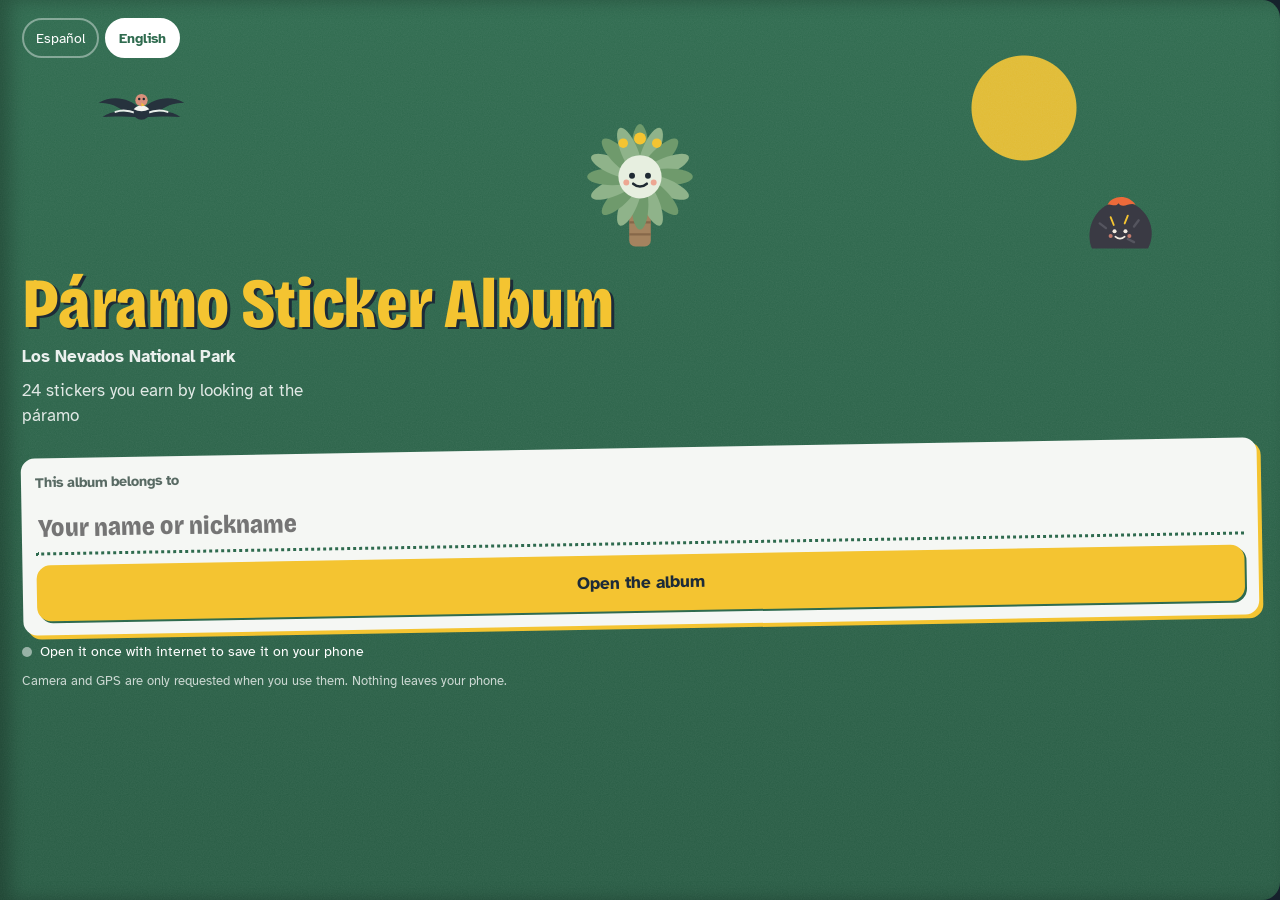
<file: index.html>
<!DOCTYPE html>
<html lang="es">
<head>
  <meta charset="UTF-8">
  <meta name="viewport" content="width=device-width, initial-scale=1, viewport-fit=cover">
  <title>Álbum del Páramo</title>
  <meta name="description" content="Álbum de cromos sin internet para visitantes del PNN Los Nevados.">
  <link rel="manifest" href="manifest.json">
  <meta name="theme-color" content="#e3e9e5" media="(prefers-color-scheme: light)">
  <meta name="theme-color" content="#16212c" media="(prefers-color-scheme: dark)">
  <meta name="apple-mobile-web-app-capable" content="yes">
  <meta name="mobile-web-app-capable" content="yes">
  <meta name="apple-mobile-web-app-status-bar-style" content="default">
  <meta name="apple-mobile-web-app-title" content="Páramo">
  <link rel="apple-touch-icon" href="icons/icon-192.png">
  <link rel="icon" href="icons/icon-192.png">
  <link rel="preload" href="fonts/bricolage-grotesque-latin-wdth-normal.woff2" as="font" type="font/woff2" crossorigin>
  <link rel="stylesheet" href="styles.css">
</head>
<body>
  <!-- ÁLBUM -->
  <section id="v-album" class="vista vista-papel" aria-labelledby="album-titulo">
    <header class="cabezote">
      <div class="cabezote-txt">
        <h1 id="album-titulo" data-t="titulo">Álbum del Páramo</h1>
        <p id="album-dueno" class="dueno"></p>
      </div>
      <p class="contador" aria-live="polite"><b id="cuenta-n">0</b><span>/</span><span id="cuenta-t">24</span></p>
    </header>
    <div class="barra-progreso" aria-hidden="true"><span id="barra"></span></div>

    <button id="btn-sobres" class="sobres-pendientes" hidden>
      <span class="sobres-pila" aria-hidden="true"><i></i><i></i><i></i></span>
      <span id="sobres-txt"></span>
      <span class="sobres-abrir" data-t="album.abrirSobres">Abrir</span>
    </button>
    <p id="pista" class="pista"></p>

    <div class="libro">
      <div id="paginas" class="paginas" aria-live="polite"></div>
      <nav id="indice" class="indice" data-t="album.indice" data-t-attr="aria-label"></nav>
    </div>
  </section>

  <!-- LENTE -->
  <section id="v-lente" class="vista vista-campo" aria-label="Lente" hidden>
    <div class="lente-marco">
      <video id="video" playsinline muted></video>
      <svg class="mira" viewBox="0 0 100 100" preserveAspectRatio="none" aria-hidden="true">
        <path d="M2 18 V2 H18"/><path d="M82 2 H98 V18"/><path d="M98 82 V98 H82"/><path d="M18 98 H2 V82"/>
      </svg>
      <div class="lente-modo" role="tablist">
        <button role="tab" data-modo="reconocer" aria-selected="true" data-t="lente.reconocer">Reconocer</button>
        <button role="tab" data-modo="qr" aria-selected="false" data-t="lente.qr">Leer QR</button>
      </div>
      <div id="lente-foto-barra" class="lente-foto-barra" hidden>
        <button id="foto-cancelar" class="btn btn-claro" data-t="lente.cancelar">Cancelar</button>
        <button id="foto-girar" class="btn btn-claro" data-t="lente.girar">Cambiar cámara</button>
      </div>
      <p id="lente-chip" class="lente-chip" aria-live="polite" hidden></p>
      <div id="lente-apagada" class="lente-apagada" hidden>
        <p id="lente-apagada-txt" data-t="lente.apagada"></p>
        <button id="lente-encender" class="btn btn-flor" data-t="lente.encender">Encender</button>
      </div>
      <button id="disparar" class="disparador" data-t="lente.disparar" data-t-attr="aria-label" hidden><span></span></button>
    </div>
    <div class="lente-guia">
      <div id="pj" class="pj" aria-hidden="true"></div>
      <div class="globo">
        <p id="lente-msg" aria-live="polite"></p>
        <div class="acciones">
          <button id="lente-abrir" class="btn btn-flor" hidden data-t="lente.abrirSobre">Abrir sobre</button>
          <button id="lente-preguntar" class="btn btn-linea btn-cuadro" hidden data-t="lente.preguntar" data-t-attr="aria-label"><svg viewBox="0 0 24 24" aria-hidden="true"><path d="M4 5h16v11H9l-4 4v-4H4z"/><path d="M10 9.2a2 2 0 1 1 2.6 1.9c-.4.2-.6.5-.6 1V12.5"/><circle cx="12" cy="14.6" r=".4"/></svg></button>
          <button id="lente-escuchar" class="btn btn-linea btn-cuadro" hidden data-t="det.escuchar" data-t-attr="aria-label"><svg viewBox="0 0 24 24" aria-hidden="true"><path d="M4 9v6h4l5 4V5L8 9z"/><path class="onda" d="M16 8.5a5 5 0 0 1 0 7M18.5 6a8.5 8.5 0 0 1 0 12"/></svg></button>
        </div>
      </div>
    </div>
    <p class="lente-nunca" data-t="lente.nunca"></p>
  </section>

  <!-- MAPA -->
  <section id="v-mapa" class="vista vista-campo" aria-labelledby="mapa-titulo" hidden>
    <header class="campo-cab">
      <h2 id="mapa-titulo" data-t="mapa.titulo">El sendero</h2>
      <span class="mapa-cab-der">
        <span id="mapa-modo" class="segmentos-mini" role="group" hidden><button type="button" data-m="plano" aria-pressed="true" data-t="mapa.plano">Plano</button><button type="button" data-m="3d" aria-pressed="false">3D</button></span>
        <span id="gps-chip" class="chip"></span>
      </span>
    </header>
    <div id="gps-ayuda" class="gps-ayuda" role="status" hidden></div>
    <div class="pliego"><svg id="mapa" viewBox="0 0 360 440" role="img" data-t="mapa.alt" data-t-attr="aria-label" aria-label="Mapa del sendero"></svg>
      <div id="vista3d" class="vista3d" hidden><canvas id="mapa3d" aria-hidden="true"></canvas><canvas id="mapa3d-capa" role="img" data-t="mapa.alt3d" data-t-attr="aria-label" aria-label="Relieve en 3D del sector"></canvas><p class="ayuda3d" data-t="mapa.ayuda3d"></p></div></div>
    <p id="mapa-fuente" class="mapa-fuente"></p>
    <section id="bitacora" class="bitacora" aria-live="polite" hidden></section>
    <p class="ayuda" data-t="mapa.ayuda"></p>
    <ol id="estaciones" class="estaciones"></ol>
    <p id="estaciones-nota" class="estaciones-nota"></p>
  </section>


  <!-- PREGUNTAR (chat sin internet) -->
  <section id="v-chat" class="vista vista-papel vista-chat" aria-labelledby="chat-titulo" hidden>
    <header class="chat-cab">
      <div id="chat-pj" class="chat-pj" aria-hidden="true"></div>
      <div>
        <h1 id="chat-titulo" data-t="chat.titulo">Pregúntale a Fray</h1>
        <p class="chat-sub" data-t="chat.sub"></p>
      </div>
    </header>
    <p id="chat-estado" class="chat-estado" role="status" hidden></p>
    <div id="chat-log" class="chat-log" aria-live="polite"></div>
    <div id="chat-sug" class="chat-sug"></div>
    <form id="chat-form" class="chat-form" autocomplete="off">
      <div id="chat-tema" class="chat-tema" hidden><span class="chat-tema-txt"></span><button type="button" id="chat-tema-x" class="chat-tema-x" data-t="chat.quitarTema" data-t-attr="aria-label" aria-label="Quitar tema">×</button></div>
      <label class="chat-foto btn-cuadro btn-linea" data-t="chat.foto" data-t-attr="aria-label" aria-label="¿Qué es esto? Toma una foto">
        <svg viewBox="0 0 24 24" aria-hidden="true"><path d="M4 8h3l2-3h6l2 3h3v11H4z"/><circle cx="12" cy="13" r="3.6"/></svg>
        <input id="chat-foto-in" type="file" accept="image/*" capture="environment" hidden>
      </label>
      <input id="chat-in" enterkeyhint="send" maxlength="200" data-t="chat.placeholder" data-t-attr="placeholder" aria-labelledby="chat-titulo">
      <button class="btn btn-flor" data-t="chat.enviar">Enviar</button>
    </form>
  </section>

  <!-- EQUIPO -->
  <section id="v-equipo" class="vista vista-campo" aria-labelledby="eq-titulo" hidden></section>
  <section id="v-guia" class="vista vista-campo" aria-labelledby="guia-titulo" hidden></section>

  <!-- MUELLE DE NAVEGACIÓN -->
  <nav class="muelle" aria-label="Secciones">
    <button data-vista="album" aria-current="page"><svg viewBox="0 0 24 24" aria-hidden="true"><path d="M4 4h7a2 2 0 0 1 1 1v15a2 2 0 0 0-1-1H4z M20 4h-7a2 2 0 0 0-1 1v15a2 2 0 0 1 1-1h7z"/></svg><span data-t="nav.album">Álbum</span><b id="muelle-badge" class="badge" hidden></b></button>
    <button data-vista="mapa"><svg viewBox="0 0 24 24" aria-hidden="true"><path d="M3 6l6-2 6 2 6-2v14l-6 2-6-2-6 2z M9 4v14 M15 6v14"/></svg><span data-t="nav.mapa">Mapa</span></button>
    <button data-vista="lente" class="muelle-lente"><span class="lente-ojo" aria-hidden="true"><i></i></span><span data-t="nav.lente">Lente</span></button>
    <button data-vista="chat"><svg viewBox="0 0 24 24" aria-hidden="true"><path d="M4 5h16v10H9l-5 4z"/><path d="M8 9h8M8 12h5"/></svg><span data-t="nav.chat">Preguntar</span></button>
    <button data-accion="ajustes"><svg viewBox="0 0 24 24" aria-hidden="true"><circle cx="12" cy="12" r="3"/><path d="M12 2v3M12 19v3M2 12h3M19 12h3M4.9 4.9l2.1 2.1M17 17l2.1 2.1M4.9 19.1 7 17M17 7l2.1-2.1"/></svg><span data-t="nav.ajustes">Ajustes</span></button>
  </nav>

  <!-- CAPAS -->
  <div id="capa-detalle" class="capa" hidden role="dialog" aria-modal="true"></div>
  <div id="capa-sobre" class="capa capa-sobre" hidden role="dialog" aria-modal="true"></div>
  <div id="capa-ajustes" class="capa capa-hoja" hidden role="dialog" aria-modal="true"></div>
  <div id="capa-estacion" class="capa capa-hoja" hidden role="dialog" aria-modal="true"></div>
  <div id="capa-pausa" class="capa capa-pausa" hidden role="dialog" aria-modal="true">
    <p class="pausa-tit" data-t="pausa.titulo"></p>
    <svg viewBox="0 0 120 120" class="anillo" aria-hidden="true"><circle cx="60" cy="60" r="52" class="pista-anillo"/><circle cx="60" cy="60" r="52" class="avance" id="pausa-avance"/></svg>
    <p id="pausa-tiempo" class="pausa-tiempo">2:00</p>
    <p class="pausa-txt" data-t="pausa.txt"></p>
    <p id="pausa-estado" class="pausa-estado" data-t="pausa.regla"></p>
    <button id="pausa-salir" class="btn btn-linea" data-t="pausa.salir">Salir</button>
  </div>
  <div id="capa-portada" class="capa capa-portada" hidden></div>
  <canvas id="confeti" class="confeti" aria-hidden="true"></canvas>

  <div id="aviso" class="aviso" role="status" aria-live="polite"></div>

  <script src="lib/jsQR.js" defer></script>
  <script src="lib/qrcode.js" defer></script>
  <script type="module" src="js/app.js"></script>
</body>
</html>
</file>
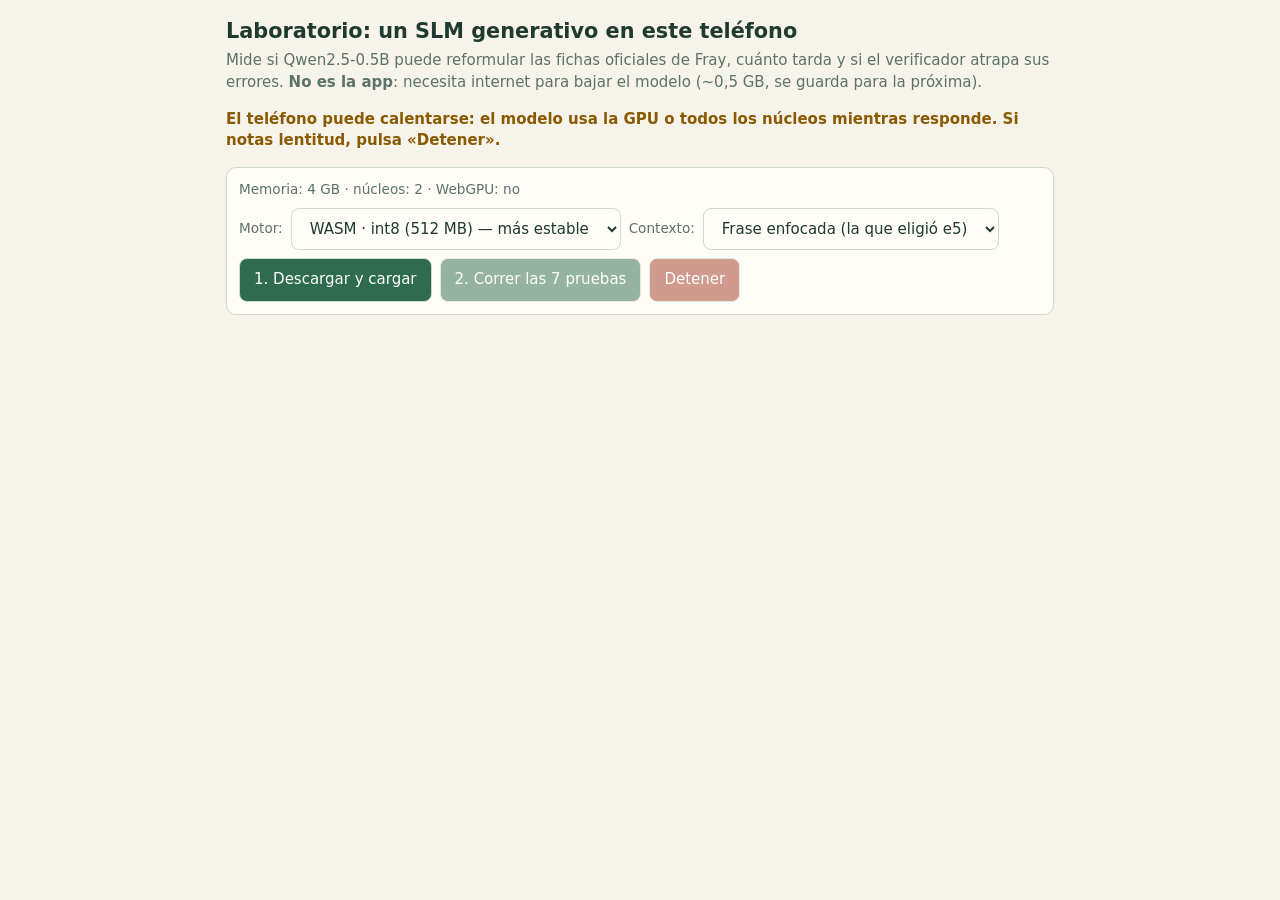
<file: laboratorio/slm.html>
<!doctype html>
<html lang="es">
<head>
<meta charset="utf-8">
<meta name="viewport" content="width=device-width, initial-scale=1">
<title>Laboratorio SLM</title>
<style>
  :root { --fondo: #f6f3ea; --tinta: #1f3a2f; --suave: #5d7268; --borde: #cfd8cf; --ok: #2f6b4f; --mal: #a33a2a; --tarjeta: #fffdf7; --aviso: #8a5a00; }
  @media (prefers-color-scheme: dark) { :root { --fondo: #121a16; --tinta: #e6efe8; --suave: #9fb3a8; --borde: #2c3b33; --ok: #7fc59f; --mal: #f08a78; --tarjeta: #18221d; --aviso: #f0c060; } }
  * { box-sizing: border-box; }
  body { margin: 0; padding: 16px; background: var(--fondo); color: var(--tinta); font: 15px/1.45 system-ui, sans-serif; max-width: 860px; margin-inline: auto; }
  h1 { font-size: 1.3rem; margin: 0 0 4px; }
  p.sub { color: var(--suave); margin: 0 0 12px; }
  .caja { background: var(--tarjeta); border: 1px solid var(--borde); border-radius: 10px; padding: 12px; margin-bottom: 12px; }
  .aviso { color: var(--aviso); font-weight: 600; }
  button, select { font: inherit; padding: 10px 14px; border-radius: 8px; border: 1px solid var(--borde); background: var(--ok); color: #fff; }
  button.secundario { background: var(--mal); }
  select { background: var(--tarjeta); color: var(--tinta); }
  button:disabled { opacity: .5; }
  .fila { display: flex; flex-wrap: wrap; gap: 8px; align-items: center; }
  progress { width: 100%; height: 10px; }
  .r { border-top: 1px solid var(--borde); padding: 10px 0; }
  .ok { color: var(--ok); font-weight: 600; } .mal { color: var(--mal); font-weight: 600; }
  .q { font-weight: 600; } .min { color: var(--suave); font-size: .85rem; }
  textarea { width: 100%; min-height: 120px; font: 12px/1.3 ui-monospace, monospace; background: var(--tarjeta); color: var(--tinta); border: 1px solid var(--borde); border-radius: 8px; }
</style>
</head>
<body>
<h1>Laboratorio: un SLM generativo en este teléfono</h1>
<p class="sub">Mide si Qwen2.5-0.5B puede reformular las fichas oficiales de Fray, cuánto tarda y si el verificador atrapa sus errores.
<b>No es la app</b>: necesita internet para bajar el modelo (~0,5 GB, se guarda para la próxima).</p>
<p class="aviso">El teléfono puede calentarse: el modelo usa la GPU o todos los núcleos mientras responde. Si notas lentitud, pulsa «Detener».</p>

<div class="caja">
  <div id="equipo" class="min">Revisando el teléfono…</div>
  <div class="fila" style="margin-top:8px">
    <label for="modo" class="min">Motor:</label><select id="modo"></select>
    <label for="contexto" class="min">Contexto:</label>
    <select id="contexto">
      <option value="frase">Frase enfocada (la que eligió e5)</option>
      <option value="ficha">Ficha completa</option>
    </select>
  </div>
  <div class="fila" style="margin-top:8px">
    <button id="cargar">1. Descargar y cargar</button>
    <button id="correr" disabled>2. Correr las 7 pruebas</button>
    <button id="detener" class="secundario" disabled>Detener</button>
  </div>
  <progress id="barra" max="1" value="0" hidden></progress>
  <div id="estado" class="min"></div>
</div>

<div class="caja" id="resultados" hidden></div>

<div class="caja" id="salida" hidden>
  <b>Resultados para enviar a R3</b>
  <p class="min">Cópialos y pégalos en el issue #24.</p>
  <label for="json" class="min">Resultados en JSON</label>
  <textarea id="json" readonly></textarea>
  <div class="fila"><button id="copiar">Copiar resultados</button></div>
</div>

<script type="module">
const MODELO = 'onnx-community/Qwen2.5-0.5B-Instruct';
// La ficha ya viene «recuperada» (la búsqueda se mide aparte). «frase» = la frase de la ficha que e5 eligió como la más
// parecida a la pregunta (calculada con el modelo de la app el 24-nov). Nunca se prueban fichas del carril crítico.
const PRUEBAS = [
  { ficha: 'temperatura', p: '¿hace mucho frío allá arriba?', frase: 'Lleva ropa y calzado para frío bajo cero y para lluvia.' },
  { ficha: 'horario', p: '¿hasta qué hora puedo entrar a Brisas?', frase: 'El sector Brisas-Kumanday abre todos los días de 8:00 a. m. a 2:00 p. m.' },
  { ficha: 'tarifas', p: '¿cuánto paga un extranjero por entrar?', frase: 'Tarifas 2026 en Brisas-Kumanday: menores de 25 años, $12.500; mayores de 25, $24.500; extranjeros no residentes, $68.000.' },
  { ficha: 'frailejon', p: '¿qué tan grande crece el frailejón?', frase: 'El frailejón del parque es Espeletia hartwegiana, la única especie de frailejón que hay en él.' },
  { ficha: 'glaciares', p: '¿cuántos glaciares le quedan a Colombia?', frase: 'Los glaciares ocupan cerca del 1,82 % del parque, que protege 3 de los 6 glaciares que le quedan a Colombia.' },
  { ficha: 'drones', p: '¿puedo llevar mi dron para grabar el paisaje?', frase: 'Los drones están prohibidos (Resolución 0543 de 2018).' },
  { ficha: 'horario', p: '¿hay restaurante en Brisas?', frase: 'El sector Brisas-Kumanday abre todos los días de 8:00 a. m. a 2:00 p. m.', trampa: true },
];
const NO_SE_TXT = 'No tengo esa información oficial; pregúntale a tu guía.';
const PROMPTS = {
  frase: {
    sistema: 'Eres Fray, guía del parque. Reescribe el DATO como respuesta corta y amable a la PREGUNTA, en una sola frase en español. ' +
      `Copia las cifras y los nombres tal cual. No agregues nada que no esté en el DATO. Si el DATO no responde la PREGUNTA, responde exactamente: ${NO_SE_TXT}`,
    ejemplos: [['¿puedo llevar a mi perro?', 'Las mascotas no pueden entrar al parque.', 'No, las mascotas no pueden entrar al parque.'],
      ['¿a qué altura queda Brisas?', 'Brisas está a 4.100 m de altura.', 'Brisas queda a 4.100 m de altura.'],
      ['¿venden almuerzo en el sendero?', 'El sendero mide 5 km.', NO_SE_TXT]],
    usuario: (t, texto) => `PREGUNTA: ${t.p}\nDATO: ${texto}`,
  },
  ficha: {
    sistema: 'You answer visitor questions for a national park in Colombia. Reply in Spanish, in ONE short sentence, using ONLY facts ' +
      `copied from the OFFICIAL FACT SHEET. Never invent numbers, places or names. If the fact sheet does not answer the question, reply exactly: "${NO_SE_TXT}"`,
    ejemplos: [['¿puedo llevar a mi perro?', 'Las mascotas no pueden entrar al parque.', 'No, las mascotas no pueden entrar al parque.']],
    usuario: (t, texto) => `OFFICIAL FACT SHEET: ${texto}\nQUESTION: ${t.p}`,
  },
};

const $ = (s) => document.querySelector(s);
const norm = (s) => s.normalize('NFD').replace(/[̀-ͯ]/g, '').toLowerCase();
const info = { modelo: MODELO, ua: navigator.userAgent, memoriaGB: navigator.deviceMemory ?? null, nucleos: navigator.hardwareConcurrency ?? null, webgpu: false };
let worker = null, fichas = {}, detenido = false;

// ---------- Verificador determinista («supervisor de cifras») ----------
// Pasa solo si todo lo que afirma está en el texto fuente. Pasar NO significa ser útil: eso lo juzga una persona.
const PROHIBIDO = /(se puede comer|es comestible|comestible|venenos|toxic|alerta (amarilla|naranja|roja|verde)|nivel (amarillo|naranja|rojo|verde))/;
const numeros = (s) => (s.match(/\d+(?:[.,:]\d+)*/g) || []).map((n) => n.replace(/[.,:]/g, ''));
const propios = (s) => {
  const out = [];
  for (const frase of s.split(/[.!?¿¡]\s*/)) {
    for (const w of frase.trim().split(/\s+/).slice(1)) { const x = w.replace(/[^\p{L}-]/gu, '').replace(/^-+|-+$/g, ''); if (x.length > 2 && /^\p{Lu}/u.test(x)) out.push(x); }
  }
  return out;
};
// Cifra + unidad: «2026 pesos» no vale si en la fuente 2026 es un año. Solo se comparan unidades de medida o de dinero.
const MEDIDA = new Set(['$', '%', '°', 'c', 'm', 'km', 'cm', 'ha', 'anos', 'ano', 'am', 'pm', 'metros', 'horas', 'hora', 'min', 'minutos', 'msnm']);
function unidades(s) {
  const t = norm(s).replace(/\b([ap])\.\s?m\./g, '$1m').replace(/\bpesos\b|\bcop\b/g, '$');
  const out = [];
  for (const m of t.matchAll(/(\$\s?)?(\d+(?:[.,:]\d+)*)\s*([%°]|\$|[a-z]+)?/g)) {
    const u = m[1] ? '$' : (m[3] || '');
    out.push([m[2].replace(/[.,:]/g, ''), MEDIDA.has(u) ? u : '']);
  }
  return out;
}
function verificar(resp, fuenteTxt, pregunta) {
  const fallas = [];
  const fuente = norm(fuenteTxt + ' ' + pregunta);
  const nf = new Set(numeros(fuenteTxt + ' ' + pregunta));
  for (const n of numeros(resp)) if (!nf.has(n)) fallas.push(`cifra ${n} no está en la fuente`);
  const uf = unidades(fuenteTxt + ' ' + pregunta);
  for (const [n, u] of unidades(resp)) {
    if (u && nf.has(n) && !uf.some(([n2, u2]) => n2 === n && u2 === u)) fallas.push(`la cifra ${n} no va con «${u}» en la fuente`);
  }
  for (const w of propios(resp)) if (!fuente.includes(norm(w)) && w !== 'Fray') fallas.push(`nombre «${w}» no está en la fuente`);
  if (PROHIBIDO.test(norm(resp))) fallas.push('dice algo prohibido (comer, tóxico o alerta del volcán)');
  const palabras = resp.trim().split(/\s+/).length;
  if (palabras > 60) fallas.push(`demasiado larga (${palabras} palabras)`);
  if (!resp.trim()) fallas.push('vacía');
  if (/\?\s*$/.test(resp.trim())) fallas.push('responde con una pregunta');
  if (/no puedo responder/.test(norm(resp))) fallas.push('esquiva la pregunta');
  return { ok: fallas.length === 0, fallas, dijoNoSe: norm(resp).includes('no tengo esa informacion oficial') };
}

// ---------- Worker ----------
function nuevoWorker() { worker = new Worker(new URL('./slm-worker.js', import.meta.url), { type: 'module' }); }
const esperar = (tipos) => new Promise((ok) => { const f = ({ data }) => { if (tipos.includes(data.tipo)) { worker.removeEventListener('message', f); ok(data); } }; worker.addEventListener('message', f); });

// ---------- Equipo ----------
(async () => {
  if (navigator.gpu) {
    try { const a = await navigator.gpu.requestAdapter(); info.webgpu = !!a; info.gpu = a?.info ? `${a.info.vendor} ${a.info.architecture || ''}`.trim() : null; } catch (e) { info.webgpu = false; }
  }
  const opciones = [['wasm|q8', 'WASM · int8 (512 MB) — más estable'], ...(info.webgpu ? [['webgpu|q4f16', 'WebGPU · q4f16 (483 MB) — más rápido, más calor']] : [])];
  $('#modo').innerHTML = opciones.map(([v, t]) => `<option value="${v}">${t}</option>`).join('');
  $('#equipo').textContent = `Memoria: ${info.memoriaGB ?? '?'} GB · núcleos: ${info.nucleos ?? '?'} · WebGPU: ${info.webgpu ? 'sí' : 'no'}${info.gpu ? ' (' + info.gpu + ')' : ''}`;
  const chat = await (await fetch('../chat.json')).json();
  for (const f of chat.fichas) fichas[f.id] = f.es;
})();

// ---------- Cargar ----------
$('#cargar').onclick = async () => {
  const [device, dtype] = $('#modo').value.split('|');
  Object.assign(info, { device, dtype });
  $('#cargar').disabled = true; $('#barra').hidden = false; $('#detener').disabled = false; detenido = false;
  nuevoWorker();
  const archivos = {};
  worker.addEventListener('message', ({ data }) => {
    if (data.tipo !== 'progreso') return;
    archivos[data.archivo] = [data.cargado, data.total];
    const v = Object.values(archivos); const l = v.reduce((a, x) => a + x[0], 0), t = v.reduce((a, x) => a + x[1], 0);
    $('#barra').value = l / t; $('#estado').textContent = `Descargando ${(l / 1e6).toFixed(0)} de ${(t / 1e6).toFixed(0)} MB…`;
  });
  worker.postMessage({ tipo: 'cargar', modelo: MODELO, device, dtype });
  const r = await esperar(['listo', 'error']);
  if (r.tipo === 'error') { $('#estado').innerHTML = `<span class="mal">No cargó: ${r.detalle}</span>. Prueba el otro motor.`; info.errorCarga = r.detalle; $('#cargar').disabled = false; mostrarJSON([]); return; }
  info.cargaSegundos = +r.segundos.toFixed(1);
  $('#estado').textContent = `Modelo listo en ${r.segundos.toFixed(1)} s (incluye la descarga la primera vez).`;
  $('#correr').disabled = false;
};

// ---------- Detener ----------
$('#detener').onclick = () => {
  detenido = true; worker?.terminate(); worker = null;
  $('#estado').innerHTML = '<span class="mal">Detenido.</span> Recarga la página para volver a empezar.';
  $('#correr').disabled = true; $('#cargar').disabled = true; $('#detener').disabled = true;
};

// ---------- Correr ----------
$('#correr').onclick = async () => {
  const ctx = $('#contexto').value; info.contexto = ctx;
  const pr = PROMPTS[ctx];
  const ejemplos = pr.ejemplos.flatMap(([q, d, r]) => [{ role: 'user', content: pr.usuario({ p: q }, d) }, { role: 'assistant', content: r }]);
  $('#correr').disabled = true; $('#resultados').hidden = false; $('#resultados').innerHTML = `<b>Resultados · contexto: ${ctx}</b>`;
  const filas = [];
  for (const [i, t] of PRUEBAS.entries()) {
    if (detenido) break;
    const fuente = ctx === 'frase' ? t.frase : fichas[t.ficha];
    const caja = document.createElement('div'); caja.className = 'r';
    caja.innerHTML = `<div class="q">${i + 1}. ${t.p}${t.trampa ? ' <span class="min">(trampa)</span>' : ''}</div><div class="min" data-v>Fray: «Dame un momento…»</div>`;
    $('#resultados').appendChild(caja);
    let vivo = '';
    const alTrozo = ({ data }) => { if (data.tipo === 'trozo' && data.id === i) { vivo += data.txt; caja.querySelector('[data-v]').textContent = `Fray: «${vivo}»`; } };
    worker.addEventListener('message', alTrozo);
    $('#estado').textContent = `Prueba ${i + 1} de ${PRUEBAS.length}…`;
    worker.postMessage({ tipo: 'generar', id: i, max: 50, mensajes: [{ role: 'system', content: pr.sistema }, ...ejemplos, { role: 'user', content: pr.usuario(t, fuente) }] });
    const r = await esperar(['respuesta', 'error']);
    worker?.removeEventListener('message', alTrozo);
    const resp = r.tipo === 'respuesta' ? r.texto : '';
    const v = verificar(resp, fuente, t.p);
    const pasa = t.trampa ? v.dijoNoSe : (v.ok && !v.dijoNoSe);
    const fila = { ficha: t.ficha, pregunta: t.p, trampa: !!t.trampa, respuesta: resp, verificador: v.ok ? 'pasa' : 'bloquea', fallas: v.fallas, pasaVerificador: pasa, utilSegunPersona: null,
      primeraPalabraS: r.primera != null ? +r.primera.toFixed(2) : null, totalS: r.total != null ? +r.total.toFixed(2) : null, error: r.tipo === 'error' ? r.detalle : undefined };
    filas.push(fila);
    const muestra = v.ok ? resp : fuente;
    caja.querySelector('[data-v]').outerHTML = `<div>Qwen: «${resp || '—'}»</div>
      <div class="${v.ok ? 'ok' : 'mal'}">Verificador: ${v.ok ? 'pasa' : 'bloquea → se muestra el texto oficial'}</div>${v.fallas.length ? `<div class="min">${v.fallas.join(' · ')}</div>` : ''}
      <div class="min">Lo que vería el visitante: «${muestra.slice(0, 220)}${muestra.length > 220 ? '…' : ''}»</div>
      <div class="min">Primera palabra: ${fila.primeraPalabraS ?? '?'} s · total: ${fila.totalS ?? '?'} s · pasa el verificador: ${pasa ? 'sí' : 'no'} · ¿es útil? júzgalo tú</div>`;
  }
  const ok = filas.filter((f) => f.pasaVerificador).length;
  const med = (k) => { const v = filas.map((f) => f[k]).filter((x) => x != null).sort((a, b) => a - b); return v.length ? v[Math.floor(v.length / 2)] : null; };
  info.resumen = { pasanVerificador: `${ok}/${filas.length}`, medianaPrimeraPalabraS: med('primeraPalabraS'), medianaTotalS: med('totalS') };
  if (!detenido) $('#estado').textContent = `Listo: ${ok} de ${filas.length} pasan el verificador · mediana ${info.resumen.medianaTotalS} s por respuesta.`;
  mostrarJSON(filas);
  if (!detenido) $('#correr').disabled = false;
};

function mostrarJSON(filas) { $('#salida').hidden = false; $('#json').value = JSON.stringify({ fecha: new Date().toISOString(), ...info, pruebas: filas }, null, 1); }
$('#copiar').onclick = async () => { try { await navigator.clipboard.writeText($('#json').value); $('#copiar').textContent = 'Copiado'; } catch (e) { $('#json').select(); } };
</script>
</body>
</html>
</file>
<file: styles.css>
/* Álbum del Páramo — estilo risografía a dos tintas (verde frailejón + amarillo flor de frailejón) */
@font-face { font-family: 'Bricolage Grotesque'; font-style: normal; font-display: swap; font-weight: 200 800; font-stretch: 75% 100%; src: url(fonts/bricolage-grotesque-latin-wdth-normal.woff2) format('woff2-variations'), url(fonts/bricolage-grotesque-latin-wdth-normal.woff2) format('woff2'); }
@font-face { font-family: 'Atkinson Hyperlegible'; font-weight: 400; font-display: swap; src: url(fonts/atkinson-hyperlegible-latin-400-normal.woff2) format('woff2'); }
@font-face { font-family: 'Atkinson Hyperlegible'; font-weight: 700; font-display: swap; src: url(fonts/atkinson-hyperlegible-latin-700-normal.woff2) format('woff2'); }

:root {
  --papel: #dfe6e2;      /* mesa / fondo del álbum: niebla fría */
  --papel-2: #eef2ef;    /* hoja del álbum y cromos */
  --papel-3: #d3dcd7;
  --tinta: #1d2b38;      /* texto: azul noche de páramo */
  --verde: #2f6b4f;      /* tinta 1: frailejón */
  --amarillo: #f4c431;   /* tinta 2: flor de frailejón */
  --sello: #d8492b;      /* sellos y alertas */
  --laguna: #6cbfc2;     /* GPS y "tú" */
  --gris: #586a63;
  --campo: #16212c;      /* vistas de campo (Lente, mapa): oscuras para el sol y la batería */
  --campo-2: #1e2d3b;
  --campo-3: #2c3f50;
  --niebla: #e6ece8;
  --mezcla: multiply;
  --sombra-hoja: 0 1px 0 var(--papel-3), 0 2px 0 var(--papel-2), 0 3px 0 var(--papel-3), 0 4px 0 var(--papel-2), 0 12px 28px rgba(29, 43, 56, .16);
  --muelle-alto: 86px;
  --cap-sendero: var(--amarillo); --cap-flora: var(--verde); --cap-fauna: var(--laguna); --cap-historias: var(--sello);
  --display: 'Bricolage Grotesque', 'Arial Narrow', system-ui, sans-serif;
  --texto: 'Atkinson Hyperlegible', system-ui, sans-serif;
  color-scheme: light;
}
:root[data-tema="noche"] {
  --papel: #121b24; --papel-2: #1b2834; --papel-3: #0f171f;
  --tinta: #e6ece8; --verde: #84b896; --gris: #9fb1aa;
  --mezcla: normal;
  --sombra-hoja: 0 1px 0 #24343f, 0 3px 0 #1b2834, 0 4px 0 #24343f, 0 12px 28px rgba(0, 0, 0, .4);
  color-scheme: dark;
}

* { box-sizing: border-box; }
html { -webkit-text-size-adjust: 100%; }
body {
  margin: 0; min-height: 100dvh; background: var(--papel); color: var(--tinta);
  font: 17px/1.45 var(--texto); -webkit-tap-highlight-color: transparent;
  padding: env(safe-area-inset-top) 0 calc(var(--muelle-alto) + env(safe-area-inset-bottom));
  overscroll-behavior-y: none;
}
body[data-vista="lente"], body[data-vista="mapa"], body[data-vista="equipo"], body[data-vista="guia"] { background: var(--campo); color: var(--niebla); }
h1, h2, h3 { font-family: var(--display); margin: 0; line-height: 1.02; }
button { font: inherit; color: inherit; cursor: pointer; }
:focus-visible { outline: 3px solid var(--amarillo); outline-offset: 3px; border-radius: 6px; }
[hidden] { display: none !important; }
.vista { max-width: 560px; margin: 0 auto; padding: 0 16px 20px; }

/* Grano de impresión sobre el papel (estático, liviano) */
.vista-papel::before {
  content: ''; position: fixed; inset: 0; pointer-events: none; z-index: 0; opacity: .5;
  background-image: url("data:image/svg+xml,%3Csvg xmlns='http://www.w3.org/2000/svg' width='160' height='160'%3E%3Cfilter id='n'%3E%3CfeTurbulence type='fractalNoise' baseFrequency='.9' numOctaves='2' stitchTiles='stitch'/%3E%3CfeColorMatrix values='0 0 0 0 .11 0 0 0 0 .17 0 0 0 0 .22 0 0 0 .08 0'/%3E%3C/filter%3E%3Crect width='160' height='160' filter='url(%23n)'/%3E%3C/svg%3E");
}
.vista-papel > * { position: relative; z-index: 1; }

/* ---------- Botones ---------- */
.btn { display: inline-flex; align-items: center; justify-content: center; gap: 8px; min-height: 48px; padding: 11px 18px; border-radius: 14px; border: 0; font-weight: 700; white-space: nowrap; transition: transform .12s, background-color .2s; }
.btn:active { transform: scale(.97); }
.btn:disabled { opacity: .5; cursor: default; }
.btn-flor { background: var(--amarillo); color: #1d2b38; box-shadow: 2px 2px 0 var(--verde); }
.btn-linea { background: transparent; border: 2px solid currentColor; }
.btn-claro { background: rgba(230, 236, 232, .92); color: #1d2b38; }
.btn-peligro { background: transparent; border: 2px solid var(--sello); color: var(--sello); }
.btn-mini { min-height: 38px; padding: 6px 12px; border-radius: 10px; font-size: .9rem; }
.btn-ancho { width: 100%; }
.btn-cuadro { width: 48px; padding: 0; flex: 0 0 auto; }
.btn-cuadro svg { width: 24px; height: 24px; fill: currentColor; }
.btn-cuadro .onda { fill: none; stroke: currentColor; stroke-width: 2; stroke-linecap: round; }
.btn-grande { min-height: 56px; font-size: 1.08rem; }
.btn-icono { width: 44px; height: 44px; border-radius: 50%; border: 0; background: transparent; display: grid; place-items: center; }
.btn-icono svg { width: 22px; height: 22px; fill: currentColor; }
.link { background: none; border: 0; padding: 8px 0; text-decoration: underline; text-underline-offset: 3px; color: inherit; }
.acciones { display: flex; flex-wrap: wrap; gap: 10px; }

/* ---------- Cabezote del álbum ---------- */
.cabezote { display: grid; grid-template-columns: 1fr auto; align-items: end; gap: 6px; padding: 16px 0 10px; }
.cabezote h1 {
  font-size: clamp(2rem, 9vw, 2.6rem); font-weight: 800; font-stretch: 75%; letter-spacing: -.01em; color: var(--verde);
  text-shadow: 2px 1.5px 0 var(--amarillo); /* corrimiento de registro: la firma de la risografía */
}
.dueno { margin: 4px 0 0; color: var(--gris); font-size: .95rem; }
.contador { margin: 0 4px 2px 0; font-family: var(--display); font-stretch: 75%; font-weight: 800; line-height: .8; color: var(--tinta); display: flex; align-items: baseline; }
.contador b { font-size: 2.8rem; color: var(--verde); text-shadow: 2px 1.5px 0 var(--amarillo); }
.contador span { font-size: 1.25rem; opacity: .7; }
.barra-progreso { height: 6px; border-radius: 6px; background: var(--papel-3); overflow: hidden; }
.barra-progreso span { display: block; height: 100%; width: 0; background: repeating-linear-gradient(90deg, var(--verde) 0 10px, var(--amarillo) 10px 14px); transition: width .8s cubic-bezier(.2,.9,.3,1); }

/* Sobres por abrir */
.sobres-pendientes {
  margin-top: 12px; width: 100%; display: flex; align-items: center; gap: 12px; padding: 10px 14px; border: 0; border-radius: 14px;
  background: var(--verde); color: #fff; text-align: left; box-shadow: 3px 3px 0 var(--amarillo);
  animation: llamar 4s ease-in-out infinite;
}
.sobres-pendientes #sobres-txt { flex: 1; font-weight: 700; }
.sobres-abrir { background: var(--amarillo); color: #1d2b38; padding: 6px 12px; border-radius: 10px; font-weight: 700; }
.sobres-pila { position: relative; width: 34px; height: 38px; flex: 0 0 auto; }
.sobres-pila i { position: absolute; inset: 0; border-radius: 4px; background: repeating-linear-gradient(135deg, var(--amarillo) 0 5px, #e9b520 5px 9px); border: 2px solid #fff; }
.sobres-pila i:nth-child(1) { transform: rotate(-12deg) translateX(-4px); }
.sobres-pila i:nth-child(2) { transform: rotate(6deg) translateX(3px); }
@keyframes llamar { 0%, 86%, 100% { transform: none; } 90% { transform: rotate(-1.2deg); } 94% { transform: rotate(1.2deg); } }

.pista { margin: 12px 2px 14px; color: var(--gris); font-size: .95rem; display: flex; gap: 8px; align-items: baseline; }
.pista.accion { cursor: pointer; text-decoration: underline; text-decoration-color: color-mix(in srgb, var(--gris) 40%, transparent); text-underline-offset: 3px; }
.pista::before { content: ''; width: 9px; height: 9px; border-radius: 50%; background: var(--amarillo); box-shadow: 1.5px 1px 0 var(--verde); flex: 0 0 auto; transform: translateY(-1px); }

/* ---------- Libro, páginas e índice ---------- */
.libro { position: relative; padding-right: 32px; }
.paginas { position: relative; z-index: 1; display: grid; }
.paginas > .pagina { grid-area: 1 / 1; }
.pagina {
  background: var(--papel-2); border-radius: 4px 16px 16px 4px; padding: 16px 14px 12px 20px; box-shadow: var(--sombra-hoja);
  transform-origin: left center; backface-visibility: hidden; will-change: transform;
  background-image: linear-gradient(90deg, rgba(29, 43, 56, .10), transparent 14px);
}
.pagina.debajo { z-index: 0; }
.pagina.girando { z-index: 2; }
.pagina-cab { display: grid; grid-template-columns: auto 1fr auto; align-items: center; gap: 10px; margin-bottom: 14px; }
.pagina-num { font-family: var(--display); font-weight: 800; font-stretch: 75%; font-size: 1.15rem; width: 44px; height: 44px; display: grid; place-items: center; border-radius: 50%; background: var(--cap, var(--amarillo)); color: #1d2b38; box-shadow: 2px 1.5px 0 var(--verde); }
.pagina h2 { font-size: 1.55rem; font-weight: 800; font-stretch: 80%; }
.pagina-cuenta { font-family: var(--display); font-weight: 700; font-stretch: 75%; color: var(--gris); font-size: 1.1rem; }
.pagina-completa { margin: 12px 0 0; display: inline-block; padding: 4px 12px; border: 2px solid var(--sello); color: var(--sello); border-radius: 999px; font-weight: 700; transform: rotate(-2deg); }
.pagina-pie { display: flex; justify-content: space-between; margin-top: 14px; font-size: .75rem; color: var(--gris); opacity: .8; }
.cap-sendero { --cap: var(--cap-sendero); } .cap-flora { --cap: var(--cap-flora); } .cap-fauna { --cap: var(--cap-fauna); } .cap-historias { --cap: var(--cap-historias); }
.cap-flora .pagina-num, .cap-historias .pagina-num { color: #fff; }

.indice { position: absolute; z-index: 0; right: 0; top: 18px; display: flex; flex-direction: column; gap: 6px; }
.pestana {
  width: 46px; height: 62px; border: 0; border-radius: 0 12px 12px 0; padding: 0 0 0 12px;
  background: var(--cap); color: #1d2b38; font-family: var(--display); font-weight: 800; font-stretch: 75%; font-size: 1rem;
  box-shadow: 2px 2px 0 rgba(29, 43, 56, .25); transform: translateX(-6px); transition: transform .2s;
  display: grid; place-items: center; position: relative;
}
.pestana.cap-flora, .pestana.cap-historias { color: #fff; }
.pestana[aria-current="page"] { transform: translateX(2px); box-shadow: 3px 3px 0 rgba(29, 43, 56, .3); }
.pestana.completo::after { content: ''; position: absolute; top: 6px; right: 6px; width: 8px; height: 8px; border-radius: 50%; background: #fff; box-shadow: 0 0 0 2px var(--cap); }

/* ---------- Ranuras (espacios para pegar) ---------- */
.ranuras { display: grid; grid-template-columns: repeat(3, 1fr); gap: 10px; }
.ranura {
  position: relative; aspect-ratio: 3 / 4; padding: 0; border-radius: 10px; border: 2px dashed color-mix(in srgb, var(--verde) 40%, transparent);
  background: color-mix(in srgb, var(--papel) 55%, transparent); display: grid; place-items: center; overflow: visible; color: var(--verde);
}
.ranura .silueta { width: 74%; height: auto; }
.silueta .ink-g { fill: var(--verde); opacity: .16; }
.silueta .ink-g .l { fill: none; stroke: var(--verde); stroke-width: 3; }
.ranura-num { position: absolute; top: 4px; left: 8px; font-family: var(--display); font-weight: 800; font-stretch: 75%; font-size: 1.5rem; color: color-mix(in srgb, var(--verde) 55%, transparent); }
.ranura-como { position: absolute; bottom: 6px; left: 6px; right: 6px; font-size: .7rem; line-height: 1.15; color: var(--gris); text-align: center; }
.ranura.bloqueada { opacity: .65; }
.ranura.en-sobre { border-style: solid; border-color: var(--amarillo); animation: latido 1.6s ease-in-out infinite; }
.ranura.en-sobre .ranura-como { color: var(--tinta); font-weight: 700; }
@keyframes latido { 50% { box-shadow: 0 0 0 5px color-mix(in srgb, var(--amarillo) 40%, transparent); } }
.ranura.llena { border: 0; background: transparent; }
.ranura.llena .cromo { width: 100%; filter: drop-shadow(1px 2px 1.5px rgba(29, 43, 56, .25)); }
.ranura.recien .cromo { animation: estampar .9s ease-out; }
@keyframes estampar { 0% { filter: drop-shadow(0 0 0 var(--amarillo)) brightness(1.15); } 40% { filter: drop-shadow(0 0 10px var(--amarillo)) brightness(1.1); } 100% { filter: drop-shadow(1px 2px 1.5px rgba(29, 43, 56, .25)); } }

/* ---------- Ilustraciones risográficas ---------- */
.ilus .ink-y { fill: var(--amarillo); }
.ilus .ink-g { fill: var(--verde); mix-blend-mode: var(--mezcla); }
.ilus .ink-p { fill: var(--papel-2); }
.ilus .l { fill: none !important; stroke-width: 3; stroke-linecap: round; }
.ilus .ink-y .l { stroke: var(--amarillo); }
.ilus .ink-g .l { stroke: var(--verde); }
.ilus .ink-p .l { stroke: var(--papel-2); stroke-width: 2.2; }

/* ---------- Cromo ---------- */
.cromo { container-type: inline-size; position: relative; aspect-ratio: 3 / 4; width: 100%; perspective: 1100px; }
.cromo-giro {
  position: absolute; inset: 0; transform-style: preserve-3d;
  transform: rotateX(var(--rx, 0deg)) rotateY(calc(var(--ry, 0deg) + var(--giro, 0deg)));
  transition: transform .62s cubic-bezier(.3, 1.25, .5, 1);
}
.cromo.volteado { --giro: 180deg; }
.cara { position: absolute; inset: 0; border-radius: 4.5cqw; overflow: hidden; backface-visibility: hidden; -webkit-backface-visibility: hidden; }
.frente { background: linear-gradient(to top, var(--amarillo) 0 25cqw, #f5f7f4 25cqw); color: #1d2b38; }
.cromo-imagen { position: absolute; inset: 4cqw 4cqw 29cqw; border-radius: 2.4cqw; overflow: hidden; background: #e2e9e4; display: grid; place-items: center; }
.cromo-imagen img { width: 100%; height: 100%; object-fit: cover; display: block; }
.cromo-imagen .ilus { width: 88%; height: 88%; }
.frente .ilus .ink-p { fill: #e2e9e4; } .frente .ilus .ink-p .l { stroke: #e2e9e4; }
.frente .ilus .ink-g { fill: #2f6b4f; mix-blend-mode: multiply; } .frente .ilus .ink-g .l { stroke: #2f6b4f; }
.cromo-num { position: absolute; left: 4.5cqw; bottom: 3.5cqw; font-family: var(--display); font-weight: 800; font-stretch: 75%; font-size: 19cqw; line-height: .8; color: #2f6b4f; }
.cromo-nombre { position: absolute; left: 30cqw; right: 4cqw; bottom: 4.5cqw; font-family: var(--display); font-weight: 700; font-stretch: 85%; font-size: 8cqw; line-height: 1; display: -webkit-box; -webkit-line-clamp: 2; -webkit-box-orient: vertical; overflow: hidden; }
.cromo-sello {
  position: absolute; top: 6cqw; right: 6cqw; width: 27cqw; aspect-ratio: 1; border-radius: 50%; border: 1.3cqw solid #d8492b; color: #d8492b;
  display: grid; place-content: center; text-align: center; transform: rotate(-14deg); background: rgba(255, 255, 255, .55); line-height: 1.05;
  box-shadow: inset 0 0 0 1.1cqw rgba(255, 255, 255, .55), inset 0 0 0 1.6cqw #d8492b;
}
.cromo-sello b { font-size: 5cqw; } .cromo-sello i { font-style: normal; font-size: 3.3cqw; font-weight: 700; }
.dorso { transform: rotateY(180deg); background: #f5f7f4; color: #1d2b38; }
.dorso-patron { position: absolute; inset: 0; opacity: .13; background: repeating-linear-gradient(45deg, #2f6b4f 0 2cqw, transparent 2cqw 5cqw), radial-gradient(circle at 50% 50%, #f4c431 0 12cqw, transparent 12.5cqw); }
.dorso-texto { position: absolute; inset: 0; padding: 7cqw 7cqw 6cqw; display: flex; flex-direction: column; gap: 2cqw; overflow: hidden; }
.dorso-cab { margin: 0; font-size: 4.2cqw; color: #586a63; } .dorso-cab b { color: #2f6b4f; font-family: var(--display); font-stretch: 75%; font-size: 6cqw; }
.dorso h3 { font-size: 10cqw; font-weight: 800; font-stretch: 80%; color: #2f6b4f; text-shadow: .5cqw .4cqw 0 #f4c431; }
.dorso-et { margin: 2cqw 0 0; font-size: 3.8cqw; font-weight: 700; color: #586a63; }
.dorso-dato { margin: 0; font-size: 5.6cqw; line-height: 1.32; }
.dorso-fuente, .dorso-meta { margin: 0; font-size: 3.5cqw; color: #586a63; }
.dorso-meta { margin-top: auto; }
.cromo.tapado .dorso-texto { visibility: hidden; }
.cromo.tapado .dorso-patron { opacity: .9; background: repeating-linear-gradient(135deg, #2f6b4f 0 4cqw, #2a6046 4cqw 8cqw); }
.cromo.tapado .dorso::after { content: ''; position: absolute; inset: 30% 18%; border-radius: 50%; background: radial-gradient(circle, #f4c431 0 45%, transparent 46%); opacity: .95; }

/* Brillantes: lámina holográfica que reacciona al dedo o a la inclinación */
.brillante .frente { background: linear-gradient(to top, transparent 0 25cqw, #f5f7f4 25cqw), linear-gradient(100deg, #f4c431, #ffe68a 30%, #9fe0d3 55%, #f7b8d8 75%, #f4c431); }
.holo {
  position: absolute; inset: 0; pointer-events: none; mix-blend-mode: color-dodge; opacity: .55;
  background: linear-gradient(115deg, transparent 25%, rgba(255, 130, 210, .55) 38%, rgba(120, 230, 255, .55) 47%, rgba(255, 245, 140, .6) 56%, transparent 70%);
  background-size: 260% 260%; background-position: var(--hx, 50%) var(--hy, 50%);
  animation: holo 5s ease-in-out infinite alternate;
}
.cromo.grande .holo, .ranura .holo { animation: none; }
@keyframes holo { from { background-position: 0% 0%; } to { background-position: 100% 100%; } }
.cromo.grande { width: min(76vw, 330px, 56dvh * .75); }
.cromo.grande .cromo-giro { transition: transform .62s cubic-bezier(.3, 1.25, .5, 1); }
.cromo.grande.brillante .cromo-giro { transition: transform .18s ease-out; }
.cromo.grande.brillante.volteado .cromo-giro, .cromo.grande.brillante:not(.volteado) .cromo-giro:active { transition: transform .62s cubic-bezier(.3, 1.25, .5, 1); }
.cromo.grande .cara { box-shadow: 0 18px 40px rgba(0, 0, 0, .35); }

/* ---------- Capas (detalle, sobre, ajustes) ---------- */
.capa { position: fixed; inset: 0; z-index: 40; background: rgba(15, 23, 31, .92); color: var(--niebla); display: grid; place-items: center; padding: 20px 16px calc(20px + env(safe-area-inset-bottom)); overflow-y: auto; }
.detalle { width: min(100%, 420px); display: grid; justify-items: center; gap: 14px; position: relative; padding-top: 30px; }
.cerrar-x { position: absolute; top: -6px; right: -4px; width: 46px; height: 46px; border-radius: 50%; border: 0; background: rgba(230, 236, 232, .12); color: var(--niebla); font-size: 1.8rem; line-height: 1; }
.detalle-nota { margin: -4px 0 0; color: #9fb1aa; font-size: .85rem; }
.acciones-detalle { justify-content: center; }
.acciones-detalle .btn-linea { color: var(--niebla); }
.como { background: var(--papel-2); color: var(--tinta); border-radius: 18px; padding: 22px 20px; width: 100%; display: grid; gap: 8px; box-shadow: 4px 4px 0 var(--amarillo); }
.como-ilus { position: relative; width: 120px; aspect-ratio: 3 / 4; border: 2px dashed color-mix(in srgb, var(--verde) 45%, transparent); border-radius: 10px; display: grid; place-items: center; }
.como-ilus .silueta { width: 78%; }
.como-tipo { margin: 6px 0 0; color: var(--gris); font-weight: 700; font-size: .9rem; }
.como h3 { font-size: 1.8rem; font-weight: 800; font-stretch: 80%; color: var(--verde); }
.como-txt { margin: 0; }
.como-accion { display: flex; flex-wrap: wrap; gap: 10px; margin-top: 6px; }
.como .btn-linea { color: var(--tinta); }
.codigo { width: 100%; display: grid; gap: 6px; }
.codigo-et { font-weight: 700; font-size: .9rem; color: var(--gris); }
.codigo-fila { display: flex; gap: 8px; }
.codigo input { flex: 1; min-width: 0; min-height: 56px; border-radius: 14px; border: 2px solid var(--verde); background: var(--papel); color: var(--tinta); font: 800 1.8rem/1 var(--display); letter-spacing: .5em; text-align: center; padding-left: .5em; }
.final { text-align: center; }
.final-sello { margin: 0; width: 150px; height: 150px; border-radius: 50%; border: 6px solid var(--sello); color: var(--sello); display: grid; place-items: center; font: 800 2.6rem/1 var(--display); font-stretch: 75%; transform: rotate(-12deg); background: rgba(255, 255, 255, .06); }
.final h2 { font-size: 2rem; font-weight: 800; font-stretch: 80%; color: var(--amarillo); }

/* ---------- Sobre ---------- */
.capa-sobre { background: radial-gradient(ellipse at 50% 42%, #2a3d4e 0%, #111a23 70%); place-items: center; }
.capa-sobre.volando { background: transparent; pointer-events: none; }
.capa-sobre.volando .sobre-titulo, .capa-sobre.volando .sobre-quedan { visibility: hidden; }
.sobre-escena { display: grid; justify-items: center; gap: 16px; width: 100%; }
.sobre-titulo { margin: 0; min-height: 1.4em; color: #c7d3cd; font-weight: 700; text-align: center; }
.sobre-titulo.grande { font: 800 2.1rem/1 var(--display); font-stretch: 80%; color: var(--amarillo); text-shadow: 2px 1.5px 0 var(--verde); }
.sobre-mesa { position: relative; display: grid; place-items: center; }
.sobre-mesa > * { grid-area: 1 / 1; }
.sobre-mesa .cromo { z-index: 1; }
.sobre { z-index: 2; position: relative; width: min(82vw, 350px, 60dvh * .75); aspect-ratio: 3 / 4.1; cursor: grab; touch-action: none; }
.sobre-cuerpo {
  position: absolute; inset: 9% 0 0; border-radius: 6px 6px 14px 14px; overflow: hidden;
  background: repeating-linear-gradient(135deg, transparent 0 18px, rgba(244, 196, 49, .14) 18px 30px), linear-gradient(160deg, #2f6b4f, #234f3b);
  box-shadow: 0 24px 50px rgba(0, 0, 0, .45), inset 0 0 0 3px rgba(255, 255, 255, .08);
  display: grid; align-content: end; padding: 22px; color: #fff;
}
.sobre-brillante .sobre-cuerpo { background: linear-gradient(115deg, transparent 30%, rgba(255, 255, 255, .25) 45%, transparent 60%), linear-gradient(160deg, #c9a521, #2f6b4f 55%, #6cbfc2); background-size: 250% 100%, 100% 100%; animation: holo 2.6s ease-in-out infinite alternate; }
.sobre-arte { position: absolute; left: 50%; top: 40%; width: 58%; aspect-ratio: 1; transform: translate(-50%, -50%); border-radius: 50%; background: radial-gradient(circle, #f4c431 0 52%, transparent 53%); box-shadow: 6px 4px 0 rgba(255, 255, 255, .15); }
.sobre-arte::after { content: '?'; position: absolute; inset: 0; display: grid; place-items: center; font: 800 5.5rem/1 var(--display); color: #2f6b4f; }
.sobre-marca { margin: 0; font: 800 1.5rem/1 var(--display); font-stretch: 75%; color: var(--amarillo); text-shadow: 2px 1.5px 0 rgba(0, 0, 0, .25); }
.sobre-nombre { margin: 2px 0 0; font-weight: 700; }
.sobre-parque { margin: 0; font-size: .82rem; opacity: .8; }
.sobre-tira {
  position: absolute; left: 0; right: 0; top: 0; height: 12%; border-radius: 6px 6px 0 0;
  background: linear-gradient(160deg, #3b7d5e, #2f6b4f); box-shadow: 0 6px 14px rgba(0, 0, 0, .25);
  clip-path: polygon(0 0, 100% 0, 100% 78%, 96% 100%, 92% 78%, 88% 100%, 84% 78%, 80% 100%, 76% 78%, 72% 100%, 68% 78%, 64% 100%, 60% 78%, 56% 100%, 52% 78%, 48% 100%, 44% 78%, 40% 100%, 36% 78%, 32% 100%, 28% 78%, 24% 100%, 20% 78%, 16% 100%, 12% 78%, 8% 100%, 4% 78%, 0 100%);
}
.sobre-tira span { position: absolute; left: 6%; right: 6%; bottom: 34%; border-top: 2px dashed rgba(244, 196, 49, .7); }
.sobre-acciones { display: flex; gap: 10px; flex-wrap: wrap; justify-content: center; }
.sobre-quedan { margin: 0; min-height: 1.2em; color: #9fb1aa; font-size: .9rem; }
.chispa { position: fixed; z-index: 60; width: 16px; height: 16px; pointer-events: none; background: #fff6c8; clip-path: polygon(50% 0, 62% 38%, 100% 50%, 62% 62%, 50% 100%, 38% 62%, 0 50%, 38% 38%); filter: drop-shadow(0 0 4px #f4c431); }

/* ---------- Lente ---------- */
.vista-campo { padding-top: 12px; }
.lente-marco { position: relative; aspect-ratio: 3 / 4; max-height: 60dvh; margin: 0 auto; border-radius: 26px; overflow: hidden; background: #0c131a; }
.lente-marco video { width: 100%; height: 100%; object-fit: cover; display: block; }
.lente-marco video.espejo { transform: scaleX(-1); }
.mira { position: absolute; inset: 14% 12%; width: 76%; height: 72%; fill: none; stroke: rgba(230, 236, 232, .9); stroke-width: 3.5; stroke-linecap: round; transition: inset .35s cubic-bezier(.3, 1.4, .5, 1), stroke .2s, width .35s, height .35s; pointer-events: none; }
.mira path { vector-effect: non-scaling-stroke; }
.fijada .mira { inset: 20% 18%; width: 64%; height: 60%; stroke: var(--amarillo); stroke-width: 5; }
[data-modo="qr"] .mira { inset: 24% 20%; width: 60%; height: 45%; }
[data-modo="foto"] .mira { inset: 6%; width: 88%; height: 88%; stroke: rgba(230, 236, 232, .5); }
.lente-modo { position: absolute; top: 12px; left: 50%; transform: translateX(-50%); display: flex; padding: 4px; border-radius: 999px; background: rgba(15, 23, 31, .72); }
.lente-modo button { border: 0; background: none; padding: 8px 16px; min-height: 40px; border-radius: 999px; color: #c7d3cd; white-space: nowrap; }
.lente-modo button[aria-selected="true"] { background: var(--niebla); color: #1d2b38; font-weight: 700; }
.lente-foto-barra { position: absolute; top: 12px; left: 12px; right: 12px; display: flex; justify-content: space-between; }
.lente-chip { position: absolute; left: 50%; bottom: 16px; transform: translateX(-50%); margin: 0; padding: 8px 14px; border-radius: 999px; background: var(--amarillo); color: #1d2b38; font-weight: 700; white-space: nowrap; box-shadow: 2px 2px 0 var(--verde); max-width: 92%; overflow: hidden; text-overflow: ellipsis; }
.lente-apagada { position: absolute; inset: 0; display: grid; place-content: center; justify-items: center; gap: 12px; text-align: center; padding: 24px; background: #0c131a; color: #c7d3cd; }
.disparador { position: absolute; left: 50%; bottom: 18px; transform: translateX(-50%); width: 76px; height: 76px; border-radius: 50%; border: 5px solid #fff; background: transparent; padding: 5px; }
.disparador span { display: block; width: 100%; height: 100%; border-radius: 50%; background: var(--amarillo); transition: transform .1s; }
.disparador:active span { transform: scale(.88); }
.lente-guia { display: flex; align-items: flex-end; gap: 8px; margin-top: 14px; }
.pj { flex: 0 0 auto; width: 84px; display: grid; place-items: end center; }
.pj .pj-svg { max-width: 100%; height: auto; animation: respirar 3.4s ease-in-out infinite; transform-origin: 50% 100%; }
@keyframes respirar { 50% { transform: scaleY(1.035) translateY(-1px); } }
.globo { flex: 1; position: relative; background: var(--niebla); color: #1d2b38; border-radius: 18px 18px 18px 4px; padding: 12px 14px; min-height: 78px; }
.globo p { margin: 0; }
.globo .acciones { margin-top: 10px; flex-wrap: nowrap; }
.globo .btn-linea { color: #1d2b38; }
.lente-nunca { color: #8fa29b; font-size: .82rem; margin: 12px 4px 0; }

/* ---------- Mapa ---------- */
.campo-cab { display: flex; justify-content: space-between; align-items: center; gap: 10px; margin: 6px 0 12px; }
.campo-cab h2 { font-size: 1.9rem; font-weight: 800; font-stretch: 78%; color: var(--niebla); }
.chip { font-size: .82rem; padding: 4px 10px; border-radius: 999px; border: 1.5px solid var(--campo-3); color: #9fb1aa; white-space: nowrap; }
.chip.ok { border-color: var(--laguna); color: var(--laguna); }
.pliego { border-radius: 8px; overflow: hidden; box-shadow: 0 14px 30px rgba(0, 0, 0, .35); transform-origin: top center; }
#mapa { display: block; width: 100%; height: auto; }
#mapa .pliego-fondo { fill: #eef2ef; }
#mapa .curva { fill: none; stroke: #2f6b4f; stroke-width: .8; opacity: .28; }
#mapa .curva.maestra { stroke-width: 1.5; opacity: .42; }
#mapa .pliegues path { stroke: rgba(29, 43, 56, .10); stroke-width: 1.5; }
#mapa .ruta-sombra { fill: none; stroke: #f4c431; stroke-width: 9; stroke-linecap: round; stroke-linejoin: round; opacity: .55; }
#mapa .ruta { fill: none; stroke: #1d2b38; stroke-width: 2.5; stroke-dasharray: 1 7; stroke-linecap: round; }
#mapa .geo { fill: rgba(108, 191, 194, .22); stroke: #3c9a9e; stroke-width: 1.2; stroke-dasharray: 3 3; }
#mapa .pin circle { fill: #f4c431; stroke: #2f6b4f; stroke-width: 2.5; }
#mapa .pin text { fill: #2f6b4f; font: 800 13px var(--display); }
#mapa .pin.hecha circle { fill: #2f6b4f; stroke: #f4c431; }
#mapa .pin.hecha text { fill: #f4c431; }
#mapa .pin-nombre { fill: #1d2b38; font: 700 12px var(--texto); paint-order: stroke; stroke: #eef2ef; stroke-width: 4; }
#mapa .volcan path { fill: #1d2b38; }
#mapa .volcan text { fill: #1d2b38; font: 700 10.5px var(--texto); }
#mapa .yo circle { fill: #3c9a9e; stroke: #fff; stroke-width: 3; }
#mapa .yo .yo-onda { fill: rgba(60, 154, 158, .35); stroke: none; animation: onda 1.8s ease-out infinite; transform-box: fill-box; transform-origin: center; }
@keyframes onda { from { transform: scale(.6); opacity: 1; } to { transform: scale(2.6); opacity: 0; } }
#mapa .nota-mapa { fill: #1d2b38; font: 700 11.5px var(--texto); paint-order: stroke; stroke: #eef2ef; stroke-width: 4; }
.ayuda { margin: 14px 0; padding: 10px 14px; border-left: 4px solid var(--laguna); background: var(--campo-2); border-radius: 0 12px 12px 0; font-size: .9rem; color: #c7d3cd; }
.estaciones { list-style: none; margin: 0; padding: 0; display: grid; gap: 8px; }
.estaciones li { display: grid; grid-template-columns: auto 1fr auto; align-items: center; gap: 12px; padding: 12px 14px; border-radius: 14px; background: var(--campo-2); }
.estaciones li > .btn { grid-column: 1 / -1; justify-self: start; color: var(--niebla); }
.est-num { width: 34px; height: 34px; border-radius: 50%; display: grid; place-items: center; background: var(--amarillo); color: #2f6b4f; font: 800 1rem var(--display); }
.estaciones li.hecha .est-num { background: #2f6b4f; color: var(--amarillo); }
.est-txt { display: grid; } .est-txt small { color: #9fb1aa; font-size: .8rem; }
.est-dist { color: #c7d3cd; font-size: .9rem; white-space: nowrap; }
.estaciones li.hecha .est-dist { color: var(--amarillo); font-weight: 700; }

/* ---------- Chat: Pregúntale a Fray ---------- */
.vista-chat { display: flex; flex-direction: column; min-height: calc(100dvh - var(--muelle-alto) - env(safe-area-inset-top) - env(safe-area-inset-bottom)); padding-bottom: 8px; }
.chat-cab { display: flex; align-items: center; gap: 10px; padding: 14px 0 8px; }
.chat-pj { width: 56px; flex: 0 0 auto; display: grid; place-items: center; }
.chat-pj .pj-svg { animation: respirar 3.4s ease-in-out infinite; transform-origin: 50% 100%; }
.chat-cab h1 { font-size: clamp(1.7rem, 7.5vw, 2.2rem); font-weight: 800; font-stretch: 75%; color: var(--verde); text-shadow: 2px 1.5px 0 var(--amarillo); }
.chat-sub { margin: 2px 0 0; color: var(--gris); font-size: .88rem; }
.chat-estado { margin: 4px 0; color: var(--gris); font-size: .9rem; }
.chat-log { flex: 1; display: flex; flex-direction: column; gap: 10px; padding: 8px 0 6px; }
.chat-log > * { scroll-margin-bottom: calc(var(--muelle-alto) + 96px + env(safe-area-inset-bottom)); }
.msg { max-width: 88%; margin: 0; border-radius: 16px; padding: 10px 14px; line-height: 1.4; }
.msg p { margin: 0; }
.msg.yo { align-self: flex-end; background: var(--verde); color: #fff; border-radius: 16px 16px 4px 16px; }
.msg.fray { align-self: flex-start; background: var(--papel-2); color: var(--tinta); border-radius: 16px 16px 16px 4px; box-shadow: 2px 2px 0 var(--papel-3); }
.msg.ficha { border-left: 6px solid var(--amarillo); }
.msg.ficha.urgente { border-left-color: var(--sello); box-shadow: 0 0 0 2px var(--sello); }
.msg.nose { border-left: 6px solid var(--papel-3); color: var(--gris); }
.msg.duda .chips { display: flex; flex-wrap: wrap; gap: 6px; margin-top: 8px; }
.msg-nota { margin-top: 6px !important; color: var(--gris); font-size: .86rem; }
.ficha-txt { font-size: 1rem; }
.ficha-fuente { margin-top: 6px !important; font-size: .76rem; color: var(--gris); }
.ficha-acc { display: flex; flex-wrap: wrap; align-items: center; gap: 6px; margin-top: 8px; }
.ficha-rel { font-size: .78rem; color: var(--gris); margin-left: 4px; }
.btn-mini-cuadro { width: 38px !important; height: 38px; min-height: 38px; border-radius: 10px; color: var(--tinta); }
.btn-mini-cuadro svg { width: 20px; height: 20px; }
.msg.pensando { display: flex; gap: 5px; padding: 14px 16px; }
.msg.pensando span { width: 8px; height: 8px; border-radius: 50%; background: var(--verde); animation: punto 1s ease-in-out infinite; }
.msg.pensando span:nth-child(2) { animation-delay: .15s; } .msg.pensando span:nth-child(3) { animation-delay: .3s; }
@keyframes punto { 50% { transform: translateY(-5px); opacity: .5; } }
.chip { border: 2px solid var(--verde); background: transparent; color: var(--verde); border-radius: 999px; padding: 7px 12px; min-height: 40px; font-size: .9rem; text-align: left; }
.chip-mini { min-height: 32px; padding: 4px 10px; font-size: .8rem; }
.chat-sug { display: flex; gap: 6px; overflow-x: auto; padding: 4px 0 8px; scrollbar-width: none; }
.chat-sug .chip { white-space: nowrap; flex: 0 0 auto; }
.chat-form { position: sticky; bottom: calc(var(--muelle-alto) + env(safe-area-inset-bottom)); display: flex; gap: 8px; padding: 8px 0; background: linear-gradient(transparent, var(--papel) 30%); }
.chat-form input { flex: 1; min-width: 0; min-height: 50px; border-radius: 14px; border: 2px solid var(--verde); background: var(--papel-2); color: var(--tinta); padding: 0 14px; font: inherit; }

/* ---------- Muelle de navegación ---------- */
.muelle {
  position: fixed; z-index: 30; left: 50%; bottom: calc(10px + env(safe-area-inset-bottom)); transform: translateX(-50%);
  display: grid; grid-template-columns: 1fr 1fr auto 1fr 1fr; align-items: end; width: min(94vw, 420px); height: 66px; padding: 0 6px;
  background: var(--campo); border-radius: 22px; box-shadow: 0 10px 30px rgba(15, 23, 31, .35), inset 0 0 0 1px rgba(255, 255, 255, .06);
}
.muelle button { position: relative; border: 0; background: none; color: #9fb1aa; height: 100%; display: grid; place-items: center; align-content: center; gap: 2px; font-size: .74rem; min-width: 0; padding: 0 2px; }
.muelle svg { width: 24px; height: 24px; fill: none; stroke: currentColor; stroke-width: 1.8; stroke-linejoin: round; }
.muelle button[aria-current="page"] { color: var(--amarillo); font-weight: 700; }
.muelle-lente { padding: 0 8px; align-content: end !important; padding-bottom: 9px !important; gap: 4px !important; }
.lente-ojo { width: 58px; height: 58px; margin-top: -26px; border-radius: 50%; background: var(--amarillo); display: grid; place-items: center; box-shadow: 0 0 0 5px var(--campo), 3px 3px 0 5px var(--verde); transition: transform .2s; }
.lente-ojo i { width: 30px; height: 30px; border-radius: 50%; background: radial-gradient(circle at 35% 35%, #6cbfc2 0 18%, #1d2b38 20% 60%, #2f6b4f 62%); box-shadow: 0 0 0 3px #1d2b38; }
.muelle-lente[aria-current="page"] .lente-ojo { transform: translateY(-3px) rotate(-8deg); }
.badge { position: absolute; top: 6px; right: calc(50% - 26px); min-width: 20px; height: 20px; padding: 0 5px; border-radius: 10px; background: var(--sello); color: #fff; font-size: .72rem; display: grid; place-items: center; }

/* ---------- Hoja de ajustes / PIN ---------- */
.capa-hoja { place-items: end center; padding: 0; background: rgba(15, 23, 31, .6); }
.hoja { width: min(100%, 560px); background: var(--papel-2); color: var(--tinta); border-radius: 24px 24px 0 0; padding: 10px 20px calc(20px + env(safe-area-inset-bottom)); display: grid; gap: 14px; max-height: 92dvh; overflow-y: auto; }
.hoja-asa { width: 44px; height: 5px; border-radius: 3px; background: var(--papel-3); justify-self: center; }
.hoja h2 { font-size: 1.7rem; font-weight: 800; font-stretch: 80%; color: var(--verde); }
.campo { display: grid; gap: 6px; } .campo > span { font-weight: 700; font-size: .9rem; color: var(--gris); }
.campo input { min-height: 50px; border-radius: 12px; border: 2px solid var(--papel-3); background: var(--papel); color: var(--tinta); padding: 0 14px; font: inherit; }
.segmentos { display: flex; gap: 6px; flex-wrap: wrap; }
.segmentos button { flex: 1; min-height: 44px; border-radius: 12px; border: 2px solid var(--papel-3); background: transparent; color: var(--tinta); padding: 6px 10px; white-space: nowrap; }
.segmentos button[aria-pressed="true"] { background: var(--verde); border-color: var(--verde); color: #fff; font-weight: 700; }
.interruptor { display: flex; align-items: center; gap: 12px; min-height: 44px; }
.interruptor input { width: 24px; height: 24px; accent-color: var(--verde); }
.estado-offline { margin: 0; display: flex; gap: 8px; align-items: center; color: var(--gris); font-size: .9rem; }
.punto { width: 10px; height: 10px; border-radius: 50%; background: var(--gris); flex: 0 0 auto; }
.listo .punto { background: #3c9a6e; box-shadow: 0 0 0 3px rgba(60, 154, 110, .25); }
.cargando .punto { background: var(--amarillo); animation: latido 1s infinite; }
.hoja-pie { display: flex; justify-content: space-between; align-items: center; color: var(--gris); font-size: .85rem; }
.hoja-pin { justify-items: center; }
.pin-puntos { display: flex; gap: 14px; }
.pin-puntos i { width: 16px; height: 16px; border-radius: 50%; border: 2px solid var(--verde); }
.pin-puntos i.lleno { background: var(--verde); }
.teclado { display: grid; grid-template-columns: repeat(3, 72px); gap: 10px; }
.teclado button { height: 60px; border-radius: 16px; border: 0; background: var(--papel); color: var(--tinta); font: 800 1.5rem var(--display); }
.teclado button:disabled { visibility: hidden; }

/* ---------- Equipo ---------- */
.equipo .sub, .vista-campo .sub { color: #9fb1aa; font-size: .9rem; margin: 4px 0 10px; }
.equipo details { background: var(--campo-2); border-radius: 16px; padding: 4px 14px 12px; margin: 12px 0; }
.equipo summary { font: 800 1.15rem var(--display); font-stretch: 85%; padding: 12px 0; cursor: pointer; }
.equipo .btn-linea { color: var(--niebla); }
.mini-visor { aspect-ratio: 4 / 3; max-width: 320px; border-radius: 14px; overflow: hidden; background: #0c131a; }
.mini-visor video { width: 100%; height: 100%; object-fit: cover; }
.clases { display: grid; gap: 8px; margin: 12px 0; }
.clase { display: flex; justify-content: space-between; align-items: center; gap: 10px; padding: 10px 12px; border-radius: 12px; border: 1.5px solid var(--campo-3); }
.clase > span { display: grid; } .clase small { color: #9fb1aa; font-size: .8rem; } .clase .cuenta.lista { color: #8fd0a8; }
.fila { display: flex; flex-wrap: wrap; gap: 8px; align-items: center; margin: 10px 0; }

/* ---------- Pausa ---------- */
.capa-pausa { background: #0b1117; text-align: center; place-content: center; justify-items: center; gap: 6px; }
.pausa-tit { margin: 0; font: 800 2rem var(--display); font-stretch: 80%; color: var(--niebla); }
.anillo { width: 220px; height: 220px; transform: rotate(-90deg); margin-top: 14px; }
.anillo circle { fill: none; stroke-width: 7; }
.pista-anillo { stroke: #1b2733; }
.avance { stroke: var(--amarillo); stroke-linecap: round; stroke-dasharray: 326.7; stroke-dashoffset: 326.7; }
.pausa-tiempo { margin: -142px 0 98px; font: 700 2.8rem var(--display); font-variant-numeric: tabular-nums; color: var(--niebla); }
.pausa-txt { margin: 8px 0 0; color: #9fb1aa; font-size: 1.1rem; }
.pausa-estado { color: #5e7069; font-size: .85rem; }
.capa-pausa .btn-linea { color: #9fb1aa; }

/* ---------- Portada ---------- */
.capa-portada { z-index: 50; background: var(--campo); padding: 0; place-items: stretch; overflow: hidden; }
.capa-portada.abriendo { background: transparent; }
.tapa {
  min-height: 100dvh; padding: calc(18px + env(safe-area-inset-top)) 22px calc(24px + env(safe-area-inset-bottom));
  display: flex; flex-direction: column; gap: 10px; color: #fff; overflow-y: auto;
  background:
    url("data:image/svg+xml,%3Csvg xmlns='http://www.w3.org/2000/svg' width='160' height='160'%3E%3Cfilter id='n'%3E%3CfeTurbulence type='fractalNoise' baseFrequency='.85' numOctaves='2' stitchTiles='stitch'/%3E%3CfeColorMatrix values='0 0 0 0 1 0 0 0 0 1 0 0 0 0 1 0 0 0 .07 0'/%3E%3C/filter%3E%3Crect width='160' height='160' filter='url(%23n)'/%3E%3C/svg%3E"),
    radial-gradient(circle at 80% 12%, rgba(244, 196, 49, .9) 0 52px, transparent 53px),
    linear-gradient(180deg, #2f6b4f, #285c44);
  border-radius: 0 18px 18px 0; box-shadow: inset 10px 0 18px rgba(0, 0, 0, .25);
}
.tapa-idioma { display: flex; gap: 6px; align-self: flex-start; }
.tapa-idioma button { border: 2px solid rgba(255, 255, 255, .4); background: transparent; color: #fff; border-radius: 999px; padding: 6px 12px; min-height: 40px; font-size: .9rem; }
.tapa-idioma button[aria-pressed="true"] { background: #fff; color: #2f6b4f; border-color: #fff; font-weight: 700; }
.tapa-arte { position: relative; height: 190px; margin-top: 6px; }
.tapa-pj { position: absolute; bottom: 0; }
.tapa-fray { left: 50%; transform: translateX(-50%); animation: respirar 3.4s ease-in-out infinite; transform-origin: 50% 100%; }
.tapa-condor { left: 6%; top: 8px; bottom: auto; animation: planear 6s ease-in-out infinite; }
.tapa-magma { right: 8%; }
@keyframes planear { 50% { transform: translate(14px, -8px) rotate(4deg); } }
.tapa-titulo { font-size: clamp(3rem, 15vw, 4.4rem); font-weight: 800; font-stretch: 75%; line-height: .86; color: var(--amarillo); text-shadow: 3px 2px 0 #1d2b38; letter-spacing: -.01em; }
.tapa-parque { margin: 0; font-weight: 700; opacity: .9; }
.tapa-lema { margin: 0; max-width: 30ch; opacity: .85; }
.tapa-dueno { margin-top: 10px; background: #f5f7f4; color: #1d2b38; border-radius: 14px; padding: 14px; display: grid; gap: 10px; box-shadow: 4px 4px 0 var(--amarillo); transform: rotate(-1deg); }
.tapa-dueno label { font-weight: 700; font-size: .9rem; color: #586a63; }
.tapa-dueno input { min-height: 52px; border: 0; border-bottom: 3px dotted #2f6b4f; background: transparent; font: 800 1.6rem var(--display); font-stretch: 85%; color: #2f6b4f; padding: 0 2px; outline-offset: 4px; }
.tapa-offline { margin: 6px 0 0; display: flex; gap: 8px; align-items: center; font-size: .9rem; }
.tapa-offline .punto { background: rgba(255, 255, 255, .5); }
.tapa-offline.listo .punto { background: #8fe0b0; box-shadow: 0 0 0 3px rgba(143, 224, 176, .3); }
.tapa-permisos { margin: 0; font-size: .82rem; opacity: .75; }

/* ---------- Aviso y confeti ---------- */
.aviso { position: fixed; z-index: 70; left: 50%; bottom: calc(var(--muelle-alto) + 14px + env(safe-area-inset-bottom)); transform: translate(-50%, 16px); opacity: 0; pointer-events: none; background: var(--niebla); color: #1d2b38; padding: 11px 16px; border-radius: 14px; font-weight: 700; max-width: min(90vw, 420px); box-shadow: 3px 3px 0 var(--amarillo), 0 10px 30px rgba(0, 0, 0, .25); transition: opacity .25s, transform .25s; }
.aviso.ver { opacity: 1; transform: translate(-50%, 0); }
.confeti { position: fixed; inset: 0; width: 100%; height: 100%; pointer-events: none; z-index: 80; display: none; }

@media (prefers-reduced-motion: reduce) {
  *, *::before, *::after { animation: none !important; transition: none !important; }
}
@media (min-width: 520px) { .ranuras { grid-template-columns: repeat(4, 1fr); } }

/* Estado de la IA en Ajustes */
.estado-ia { margin: .25rem 0 .75rem; font-size: .92rem; }
.estado-ia .ia-titulo { font-weight: 700; margin: 0 0 .3rem; }
.estado-ia ul { list-style: none; margin: 0 0 .5rem; padding: 0; display: grid; gap: .25rem; }
.estado-ia li { display: flex; align-items: center; gap: .5rem; }
.estado-ia .punto { width: .6rem; height: .6rem; border-radius: 50%; background: var(--sello); flex: none; }
.estado-ia .ia-ok .punto { background: var(--verde); }
.estado-ia .ia-parcial .punto { background: var(--amarillo); }
.estado-ia pre { white-space: pre-wrap; word-break: break-word; font-size: .8rem; background: var(--papel-2); padding: .5rem; border-radius: 6px; margin: .4rem 0; }
.estado-ia summary { cursor: pointer; text-decoration: underline; }

/* ---------- Modo guía ---------- */
.guia { padding-bottom: calc(var(--muelle-alto) + 24px); }
.guia-tarjeta { margin: 4px 0 12px; padding: 16px 16px 14px; border-radius: 22px; background: #fbfcfa; color: #1d2b38; text-align: center; display: grid; gap: 4px; box-shadow: 0 0 0 4px var(--amarillo); scroll-margin-top: 12px; }
.guia-que { font: 800 1.35rem/1.15 var(--display); font-stretch: 82%; }
.guia-qr { width: min(78vw, 320px); margin: 6px auto; }
.guia-qr svg { width: 100%; height: auto; display: block; }
.guia-cod-et { margin: 0; color: #586a63; font-size: .9rem; }
.guia-cod { margin: 0; font: 800 2.8rem/1 var(--display); letter-spacing: .08em; font-variant-numeric: tabular-nums; }
.guia-cambia { margin: 8px 0 0; display: grid; gap: 6px; color: #586a63; font-size: .85rem; }
.guia-barra { height: 6px; border-radius: 3px; background: #dfe6e2; overflow: hidden; }
.guia-barra i { display: block; height: 100%; background: #2f6b4f; transform-origin: left; transition: transform 1s linear; }
.guia-guion { background: var(--campo-2); border-left: 4px solid var(--amarillo); border-radius: 12px; padding: 10px 14px; margin-bottom: 8px; }
.guia-guion p { margin: 0; }
.guia-grupo { border: 0; padding: 0; margin: 14px 0 0; }
.guia-grupo legend { font: 800 1.05rem var(--display); font-stretch: 85%; margin-bottom: 8px; color: var(--niebla); }
.guia-ops { display: flex; flex-wrap: wrap; gap: 8px; }
.guia-ops button { min-height: 44px; padding: 8px 14px; border-radius: 999px; border: 1.5px solid var(--campo-3); background: transparent; color: var(--niebla); font: 600 .95rem var(--texto); }
.guia-ops button[aria-pressed="true"] { background: var(--amarillo); border-color: var(--amarillo); color: #1d2b38; }
.guia-nota { margin-top: 18px; }

/* Plan B con el guía dentro del detalle de un cromo */
.plan-b { width: 100%; margin-top: 6px; }
.plan-b summary { cursor: pointer; color: var(--gris); font-size: .92rem; text-decoration: underline; text-underline-offset: 3px; padding: 6px 0; }
.plan-b .codigo { margin-top: 6px; }
.hoja-links { display: flex; gap: 16px; }
.clase-btns { display: flex; gap: 6px; flex-wrap: wrap; justify-content: flex-end; }

/* ---------- Unión Lente → chat ---------- */
.chat-form { flex-wrap: wrap; align-items: center; }
.chat-tema { flex: 1 0 100%; display: flex; align-items: center; justify-content: space-between; gap: 8px; padding: 6px 6px 6px 12px; border-radius: 12px; background: var(--amarillo); color: #1d2b38; font-size: .9rem; }
.chat-tema[hidden] { display: none; }
.chat-tema-x { min-width: 36px; min-height: 36px; border: 0; border-radius: 10px; background: rgba(29, 43, 56, .1); color: inherit; font-size: 1.3rem; line-height: 1; }
.chat-foto { flex: 0 0 auto; min-width: 50px; min-height: 50px; display: grid; place-items: center; border-radius: 14px; cursor: pointer; }
.chat-foto svg { width: 24px; height: 24px; fill: none; stroke: currentColor; stroke-width: 1.8; stroke-linejoin: round; }
.msg-foto { padding: 4px; }
.msg-foto img { display: block; max-width: 180px; max-height: 180px; border-radius: 12px; object-fit: cover; }
.ficha-tema { margin: 0 0 4px; font-size: .78rem; font-weight: 700; color: var(--verde); }
.chip-tema { margin-top: 8px; border-style: dashed; }
#lente-preguntar svg { fill: none; stroke: currentColor; stroke-width: 1.8; stroke-linejoin: round; stroke-linecap: round; }

/* ---------- Mapa v3.6 ---------- */
#mapa .pin { cursor: pointer; }
#mapa .pin circle.toque { fill: transparent; stroke: none; }
#mapa .pin:focus-visible circle:not(.toque) { stroke: #d8492b; }
#mapa .vedado-linea { stroke: #d8492b; stroke-width: 2.5; stroke-dasharray: 5 4; fill: none; }
#mapa .vedado rect { fill: #d8492b; }
#mapa .vedado-rayas { stroke: #fff; stroke-width: 2; }
#mapa .vedado-txt { fill: #b8341b; font: 700 10.5px var(--texto); paint-order: stroke; stroke: #eef2ef; stroke-width: 4; }
#mapa .volcan-borde path { fill: #1d2b38; }
#mapa .volcan-borde text { fill: #1d2b38; font: 700 10.5px var(--texto); paint-order: stroke; stroke: #eef2ef; stroke-width: 4; }
#mapa .escala path { fill: none; stroke: #1d2b38; stroke-width: 2; }
#mapa .escala text, #mapa .norte text { fill: #1d2b38; font: 700 10px var(--texto); }
#mapa .norte path { fill: #1d2b38; }
#mapa .rastro { fill: none; stroke: #3c9a9e; stroke-width: 3.5; stroke-linecap: round; stroke-linejoin: round; opacity: .85; }
#mapa .yo .yo-halo { fill: rgba(60, 154, 158, .16); stroke: rgba(60, 154, 158, .55); stroke-width: 1; }
#mapa .yo .yo-punto { fill: #3c9a9e; stroke: #fff; stroke-width: 3; }
#mapa .yo { pointer-events: none; }
.gps-ayuda { margin: 0 0 12px; padding: 10px 14px; border-radius: 12px; background: rgba(216, 73, 43, .16); border: 1.5px solid rgba(216, 73, 43, .5); font-size: .9rem; }
.gps-ayuda[hidden] { display: none; }
.gps-ayuda p { margin: 0 0 8px; }
.gps-ayuda .btn { color: var(--niebla); }
.estaciones li { cursor: pointer; }
.estaciones li:focus-visible { outline: 3px solid var(--amarillo); outline-offset: 2px; }
.estaciones-nota { margin: 8px 2px 0; font-size: .8rem; color: #9fb1aa; }

.bitacora { margin: 14px 0 0; padding: 12px 14px 10px; border-radius: 16px; background: var(--campo-2); }
.bitacora[hidden] { display: none; }
.bitacora header { display: flex; justify-content: space-between; align-items: baseline; }
.bitacora h3 { margin: 0; font: 800 1.15rem var(--display); font-stretch: 85%; }
.bitacora .link { color: #9fb1aa; font-size: .85rem; }
.bit-datos { display: grid; grid-template-columns: repeat(2, 1fr); gap: 6px 10px; margin: 8px 0 6px; }
.bit-dato { display: grid; }
.bit-dato span { font-size: .75rem; color: #9fb1aa; }
.bit-dato b { font: 800 1.05rem var(--display); font-variant-numeric: tabular-nums; }
.bit-dato.grande { grid-column: 1 / -1; }
.bit-dato.grande b { font-size: 2.1rem; line-height: 1.05; color: var(--amarillo); }
.perfil { width: 100%; height: auto; display: block; margin: 4px 0; }
.perfil-area { fill: rgba(108, 191, 194, .18); }
.perfil-linea { fill: none; stroke: var(--laguna); stroke-width: 2; stroke-linejoin: round; }
.perfil text { fill: #9fb1aa; font: 600 9px var(--texto); }
.chip-altura { margin: 6px 0 2px; color: var(--amarillo); border-color: var(--amarillo); background: transparent; white-space: normal; text-align: left; }
.bit-nota { margin: 6px 0 0; font-size: .75rem; color: #9fb1aa; }

.hoja-estacion h2 { margin: 2px 0 2px; }
.est-hoja-num { margin: 0; font-size: .85rem; color: var(--gris); font-weight: 700; }
.est-hoja-estado { margin: 4px 0 10px; font-weight: 700; color: var(--verde); }
.est-hoja-cromo { padding: 10px 12px; border-radius: 12px; background: var(--papel); margin-bottom: 10px; }
.est-hoja-cromo p { margin: 0; }
.est-hoja-et { font-size: .78rem; color: var(--gris); margin-bottom: 2px !important; }
.est-hoja-aviso { margin: 0 0 10px; padding: 8px 12px; border-left: 4px solid var(--sello); background: rgba(216, 73, 43, .08); border-radius: 0 10px 10px 0; font-size: .9rem; }
.est-hoja-acc { display: flex; flex-wrap: wrap; gap: 8px; margin-bottom: 12px; }

.mapa-fuente { margin: 4px 2px 0; font-size: .68rem; color: #7f928b; text-align: right; }
#mapa .relieve { image-rendering: auto; }

/* ---------- Mapa 3D ---------- */
.pliego { position: relative; }
.vista3d { position: absolute; inset: 0; background: #dfe6e2; }
.vista3d[hidden] { display: none; }
.vista3d canvas { position: absolute; inset: 0; width: 100%; height: 100%; display: block; }
.ayuda3d { position: absolute; left: 8px; right: 8px; bottom: 8px; margin: 0; text-align: center; font-size: .72rem; font-weight: 700; color: #1d2b38; pointer-events: none; text-shadow: 0 0 4px #eef2ef, 0 0 4px #eef2ef; }
.mapa-cab-der { display: flex; align-items: center; gap: 8px; }
.segmentos-mini { display: inline-flex; border: 1.5px solid var(--campo-3); border-radius: 999px; overflow: hidden; }
.segmentos-mini[hidden] { display: none; }
.segmentos-mini button { border: 0; background: transparent; color: var(--niebla); font: 700 .8rem var(--texto); padding: 6px 11px; min-height: 34px; }
.segmentos-mini button[aria-pressed="true"] { background: var(--amarillo); color: #1d2b38; }

/* «Ver en el mapa» desde el chat */
#mapa .volcan.resaltado path { animation: resalto 1.4s ease-in-out 3; transform-box: fill-box; transform-origin: center; }
@keyframes resalto { 50% { transform: scale(1.5); fill: var(--amarillo); } }
@media (prefers-reduced-motion: reduce) { #mapa .volcan.resaltado path { animation: none; fill: var(--amarillo); } }
.ficha-dato { font-size: .8rem; opacity: .75; margin-top: 4px; }
.ficha-ubic { margin-top: 8px; padding: 8px 10px; border-radius: 10px; background: color-mix(in srgb, var(--amarillo) 18%, transparent); font-size: .9rem; }
.ficha-ubic b { display: block; font-variant-numeric: tabular-nums; }
</file>
